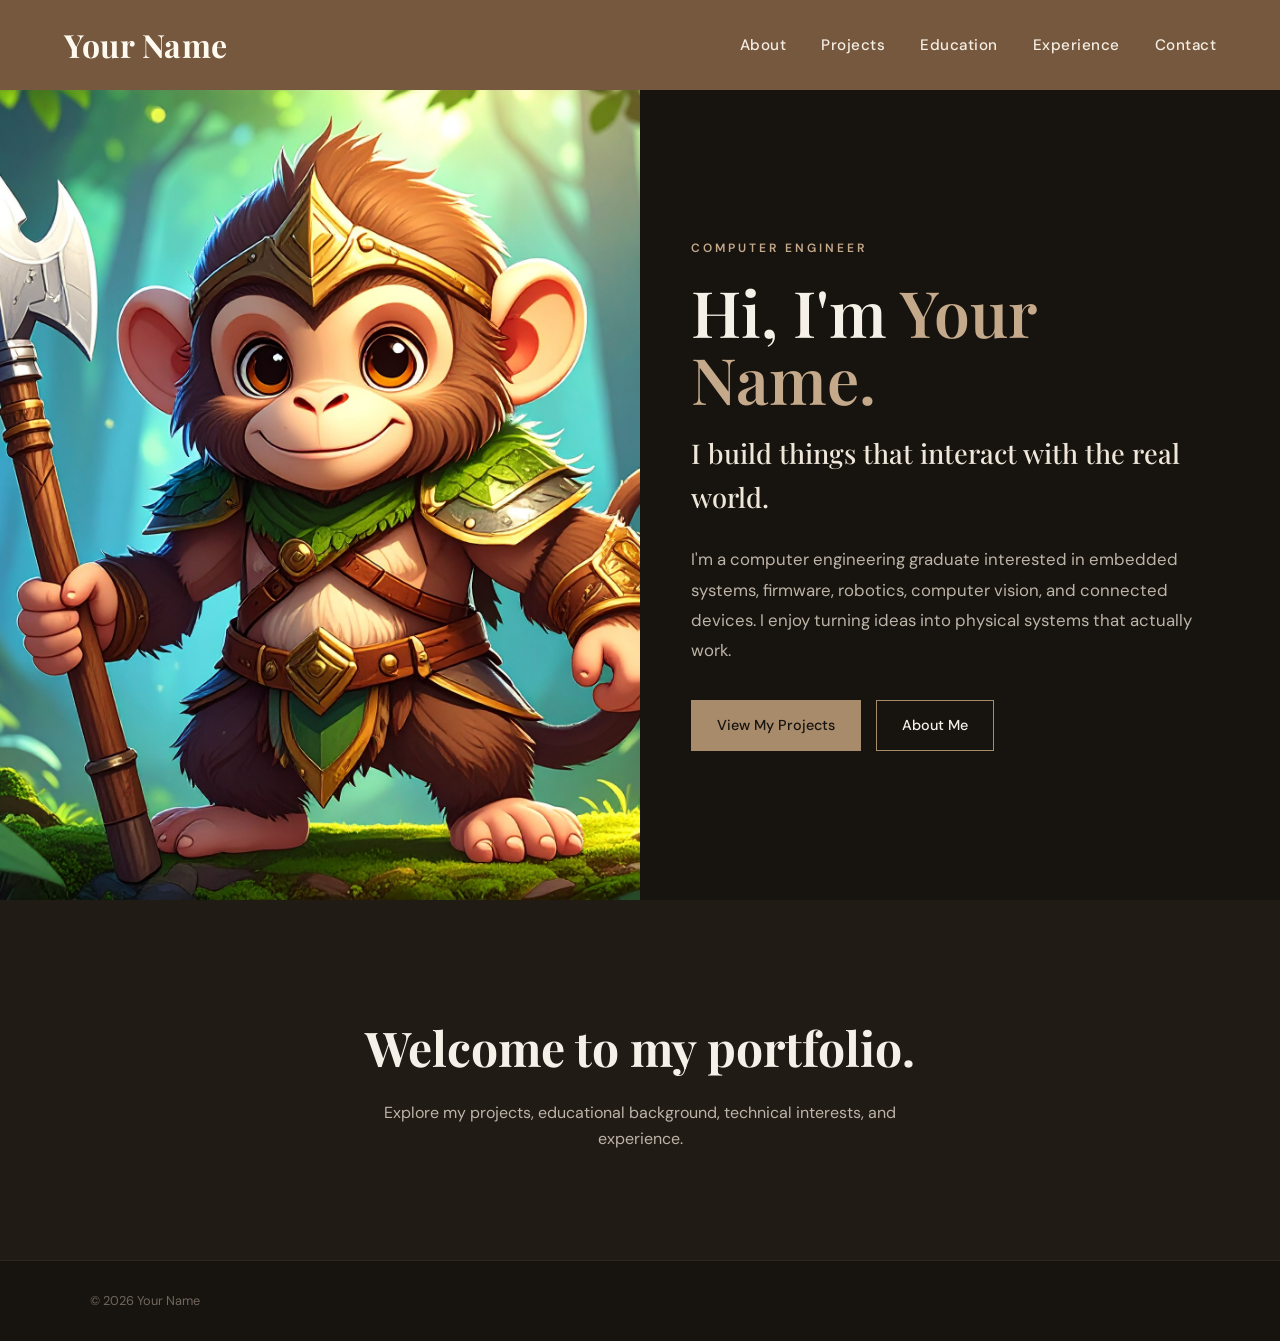
<file: index.html>
<!DOCTYPE html>
<html lang="en">

<head>
    <meta charset="UTF-8">
    <meta name="viewport" content="width=device-width, initial-scale=1.0">

    <title>Your Name | Portfolio</title>

    <link rel="stylesheet" href="css/style.css">
</head>


<body>

    <!-- =========================
         Navigation
    ========================== -->

    <header class="navbar">

        <a href="index.html" class="logo">
            Your Name
        </a>

        <nav>
            <a href="about.html">About</a>
            <a href="projects.html">Projects</a>
            <a href="education.html">Education</a>
            <a href="experience.html">Experience</a>
            <a href="contact.html">Contact</a>
        </nav>

    </header>


    <!-- =========================
         Landing / Hero Section
    ========================== -->

    <main class="hero">

        <!-- Large Image -->

        <section class="hero-image">

            <img
                src="images/Chibi Monkey.jpg"
                alt="Portrait of Your Name"
            >

        </section>


        <!-- Introduction -->

        <section class="hero-content">

            <p class="eyebrow">
                COMPUTER ENGINEER
            </p>

            <h1>
                Hi, I'm <span>Your Name.</span>
            </h1>

            <h2>
                I build things that interact with the real world.
            </h2>

            <p class="hero-description">
                I'm a computer engineering graduate interested in
                embedded systems, firmware, robotics, computer vision,
                and connected devices. I enjoy turning ideas into
                physical systems that actually work.
            </p>


            <div class="hero-buttons">

                <a href="projects.html" class="button primary">
                    View My Projects
                </a>

                <a href="about.html" class="button secondary">
                    About Me
                </a>

            </div>

        </section>

    </main>


    <!-- =========================
         Introduction Below Hero
    ========================== -->

    <section class="home-intro">

        <h2>
            Welcome to my portfolio.
        </h2>

        <p>
            Explore my projects, educational background, technical
            interests, and experience.
        </p>

    </section>


    <!-- =========================
         Footer
    ========================== -->

    <footer>

        <p>
            © 2026 Your Name
        </p>

    </footer>


</body>
</html>
</file>
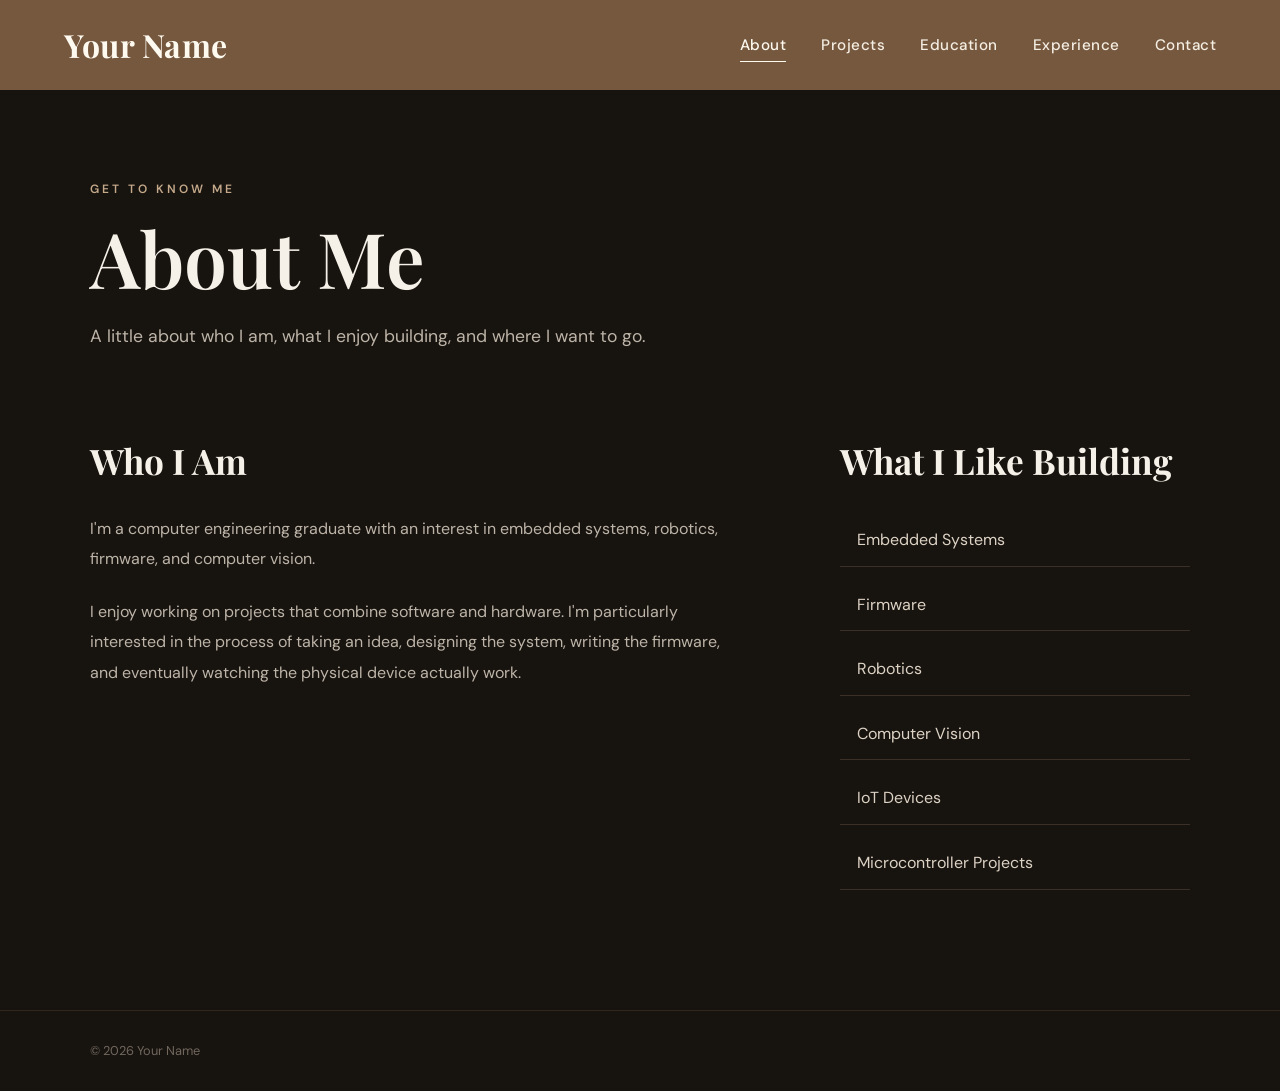
<file: about.html>
<!DOCTYPE html>
<html lang="en">
<head>
    <meta charset="UTF-8">
    <meta name="viewport" content="width=device-width, initial-scale=1.0">
    <title>About Me | Your Name</title>
    <link rel="stylesheet" href="css/style.css">
</head>

<body>

    <header class="navbar">

    <a href="index.html" class="logo">
        Your Name
    </a>

    <nav>
        <a href="about.html" class="active">About</a>
        <a href="projects.html">Projects</a>
        <a href="education.html">Education</a>
        <a href="experience.html">Experience</a>
        <a href="contact.html">Contact</a>
    </nav>

    </header>


    <main class="page">

        <section class="page-header">
            <p class="eyebrow">GET TO KNOW ME</p>
            <h1>About Me</h1>
            <p>
                A little about who I am, what I enjoy building,
                and where I want to go.
            </p>
        </section>


        <section class="content-section">

            <div>
                <h2>Who I Am</h2>

                <p>
                    I'm a computer engineering graduate with an interest
                    in embedded systems, robotics, firmware, and
                    computer vision.
                </p>

                <p>
                    I enjoy working on projects that combine software
                    and hardware. I'm particularly interested in the
                    process of taking an idea, designing the system,
                    writing the firmware, and eventually watching the
                    physical device actually work.
                </p>
            </div>


            <div>
                <h2>What I Like Building</h2>

                <ul class="skill-list">
                    <li>Embedded Systems</li>
                    <li>Firmware</li>
                    <li>Robotics</li>
                    <li>Computer Vision</li>
                    <li>IoT Devices</li>
                    <li>Microcontroller Projects</li>
                </ul>
            </div>

        </section>

    </main>


    <footer>
        <p>© 2026 Your Name</p>
    </footer>

</body>
</html>
</file>
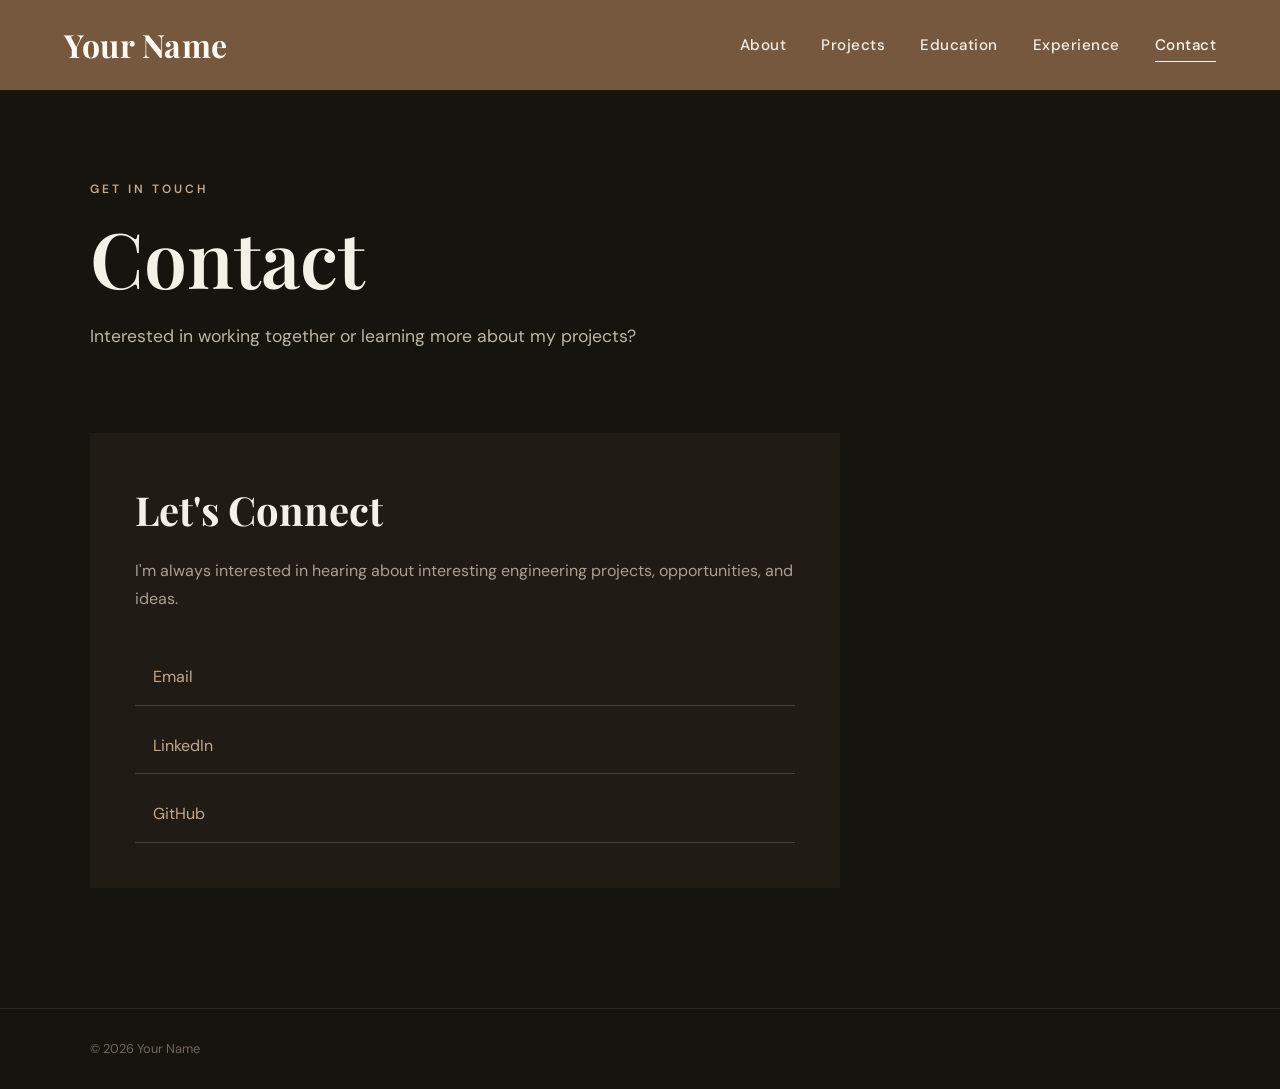
<file: contact.html>
<!DOCTYPE html>
<html lang="en">
<head>
    <meta charset="UTF-8">
    <meta name="viewport" content="width=device-width, initial-scale=1.0">
    <title>Contact | Your Name</title>
    <link rel="stylesheet" href="css/style.css">
</head>

<body>

    <header class="navbar">

    <a href="index.html" class="logo">
        Your Name
    </a>

    <nav>
        <a href="about.html">About</a>
        <a href="projects.html">Projects</a>
        <a href="education.html">Education</a>
        <a href="experience.html">Experience</a>
        <a href="contact.html" class="active">Contact</a>
    </nav>

    </header>


    <main class="page">

        <section class="page-header">
            <p class="eyebrow">GET IN TOUCH</p>
            <h1>Contact</h1>
            <p>
                Interested in working together or learning more
                about my projects?
            </p>
        </section>


        <section class="contact-container">

            <div class="contact-card">
                <h2>Let's Connect</h2>

                <p>
                    I'm always interested in hearing about interesting
                    engineering projects, opportunities, and ideas.
                </p>

                <div class="contact-links">
                    <a href="mailto:youremail@example.com">
                        Email
                    </a>

                    <a href="#">
                        LinkedIn
                    </a>

                    <a href="#">
                        GitHub
                    </a>
                </div>
            </div>

        </section>

    </main>


    <footer>
        <p>© 2026 Your Name</p>
    </footer>

</body>
</html>
</file>
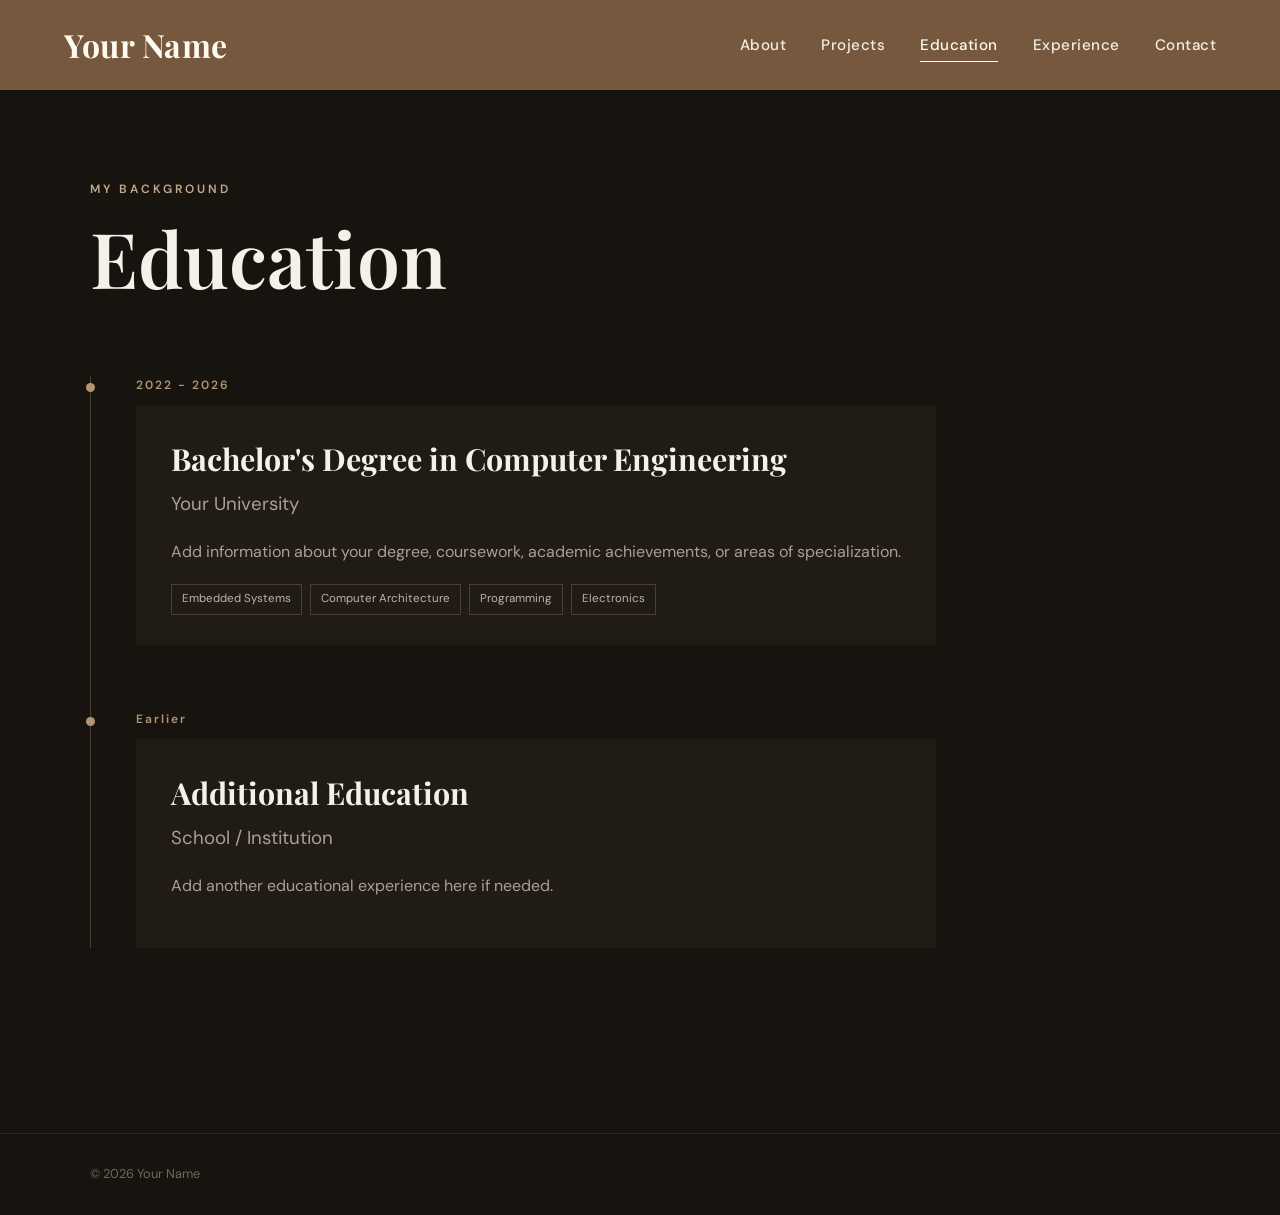
<file: education.html>
<!DOCTYPE html>
<html lang="en">
<head>
    <meta charset="UTF-8">
    <meta name="viewport" content="width=device-width, initial-scale=1.0">
    <title>Education | Your Name</title>
    <link rel="stylesheet" href="css/style.css">
</head>

<body>

    <header class="navbar">

    <a href="index.html" class="logo">
        Your Name
    </a>

    <nav>
        <a href="about.html">About</a>
        <a href="projects.html">Projects</a>
        <a href="education.html" class="active">Education</a>
        <a href="experience.html">Experience</a>
        <a href="contact.html">Contact</a>
    </nav>

    </header>


    <main class="page">

        <section class="page-header">
            <p class="eyebrow">MY BACKGROUND</p>
            <h1>Education</h1>
        </section>


        <section class="timeline">

            <article class="timeline-item">
                <div class="timeline-date">
                    2022 - 2026
                </div>

                <div class="timeline-content">
                    <h2>Bachelor's Degree in Computer Engineering</h2>

                    <h3>Your University</h3>

                    <p>
                        Add information about your degree, coursework,
                        academic achievements, or areas of specialization.
                    </p>

                    <div class="tags">
                        <span>Embedded Systems</span>
                        <span>Computer Architecture</span>
                        <span>Programming</span>
                        <span>Electronics</span>
                    </div>
                </div>
            </article>


            <article class="timeline-item">
                <div class="timeline-date">
                    Earlier
                </div>

                <div class="timeline-content">
                    <h2>Additional Education</h2>

                    <h3>School / Institution</h3>

                    <p>
                        Add another educational experience here if needed.
                    </p>
                </div>
            </article>

        </section>

    </main>


    <footer>
        <p>© 2026 Your Name</p>
    </footer>

</body>
</html>
</file>
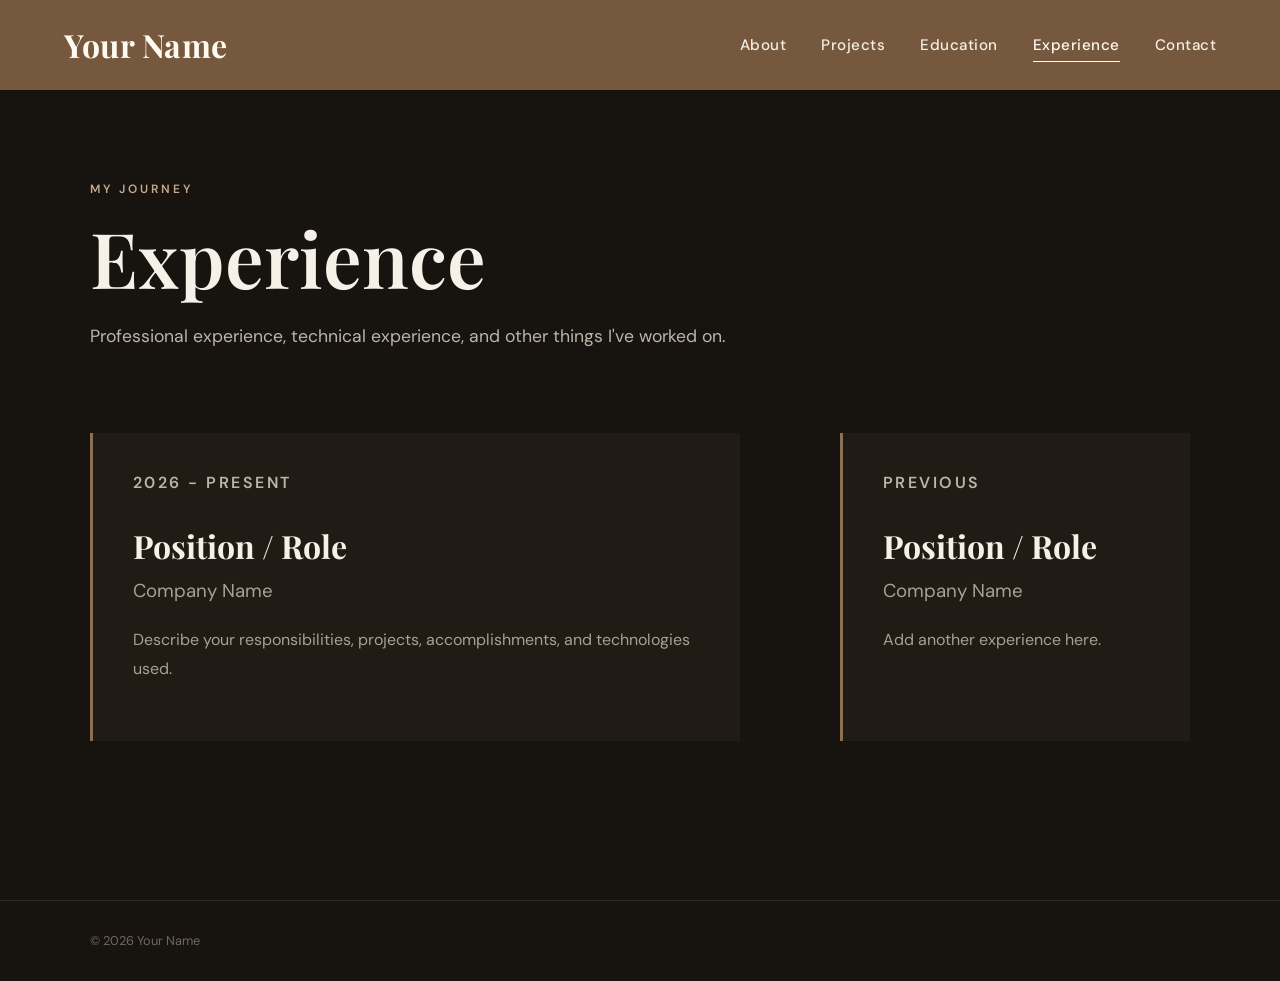
<file: experience.html>
<!DOCTYPE html>
<html lang="en">
<head>
    <meta charset="UTF-8">
    <meta name="viewport" content="width=device-width, initial-scale=1.0">
    <title>Experience | Your Name</title>
    <link rel="stylesheet" href="css/style.css">
</head>

<body>

    <header class="navbar">

    <a href="index.html" class="logo">
        Your Name
    </a>

    <nav>
        <a href="about.html">About</a>
        <a href="projects.html">Projects</a>
        <a href="education.html">Education</a>
        <a href="experience.html" class="active">Experience</a>
        <a href="contact.html">Contact</a>
    </nav>

    </header>


    <main class="page">

        <section class="page-header">
            <p class="eyebrow">MY JOURNEY</p>
            <h1>Experience</h1>
            <p>
                Professional experience, technical experience,
                and other things I've worked on.
            </p>
        </section>


        <section class="content-section">

            <div class="experience-card">
                <p class="project-type">2026 - PRESENT</p>

                <h2>Position / Role</h2>

                <h3>Company Name</h3>

                <p>
                    Describe your responsibilities, projects,
                    accomplishments, and technologies used.
                </p>
            </div>


            <div class="experience-card">
                <p class="project-type">PREVIOUS</p>

                <h2>Position / Role</h2>

                <h3>Company Name</h3>

                <p>
                    Add another experience here.
                </p>
            </div>

        </section>

    </main>


    <footer>
        <p>© 2026 Your Name</p>
    </footer>

</body>
</html>
</file>
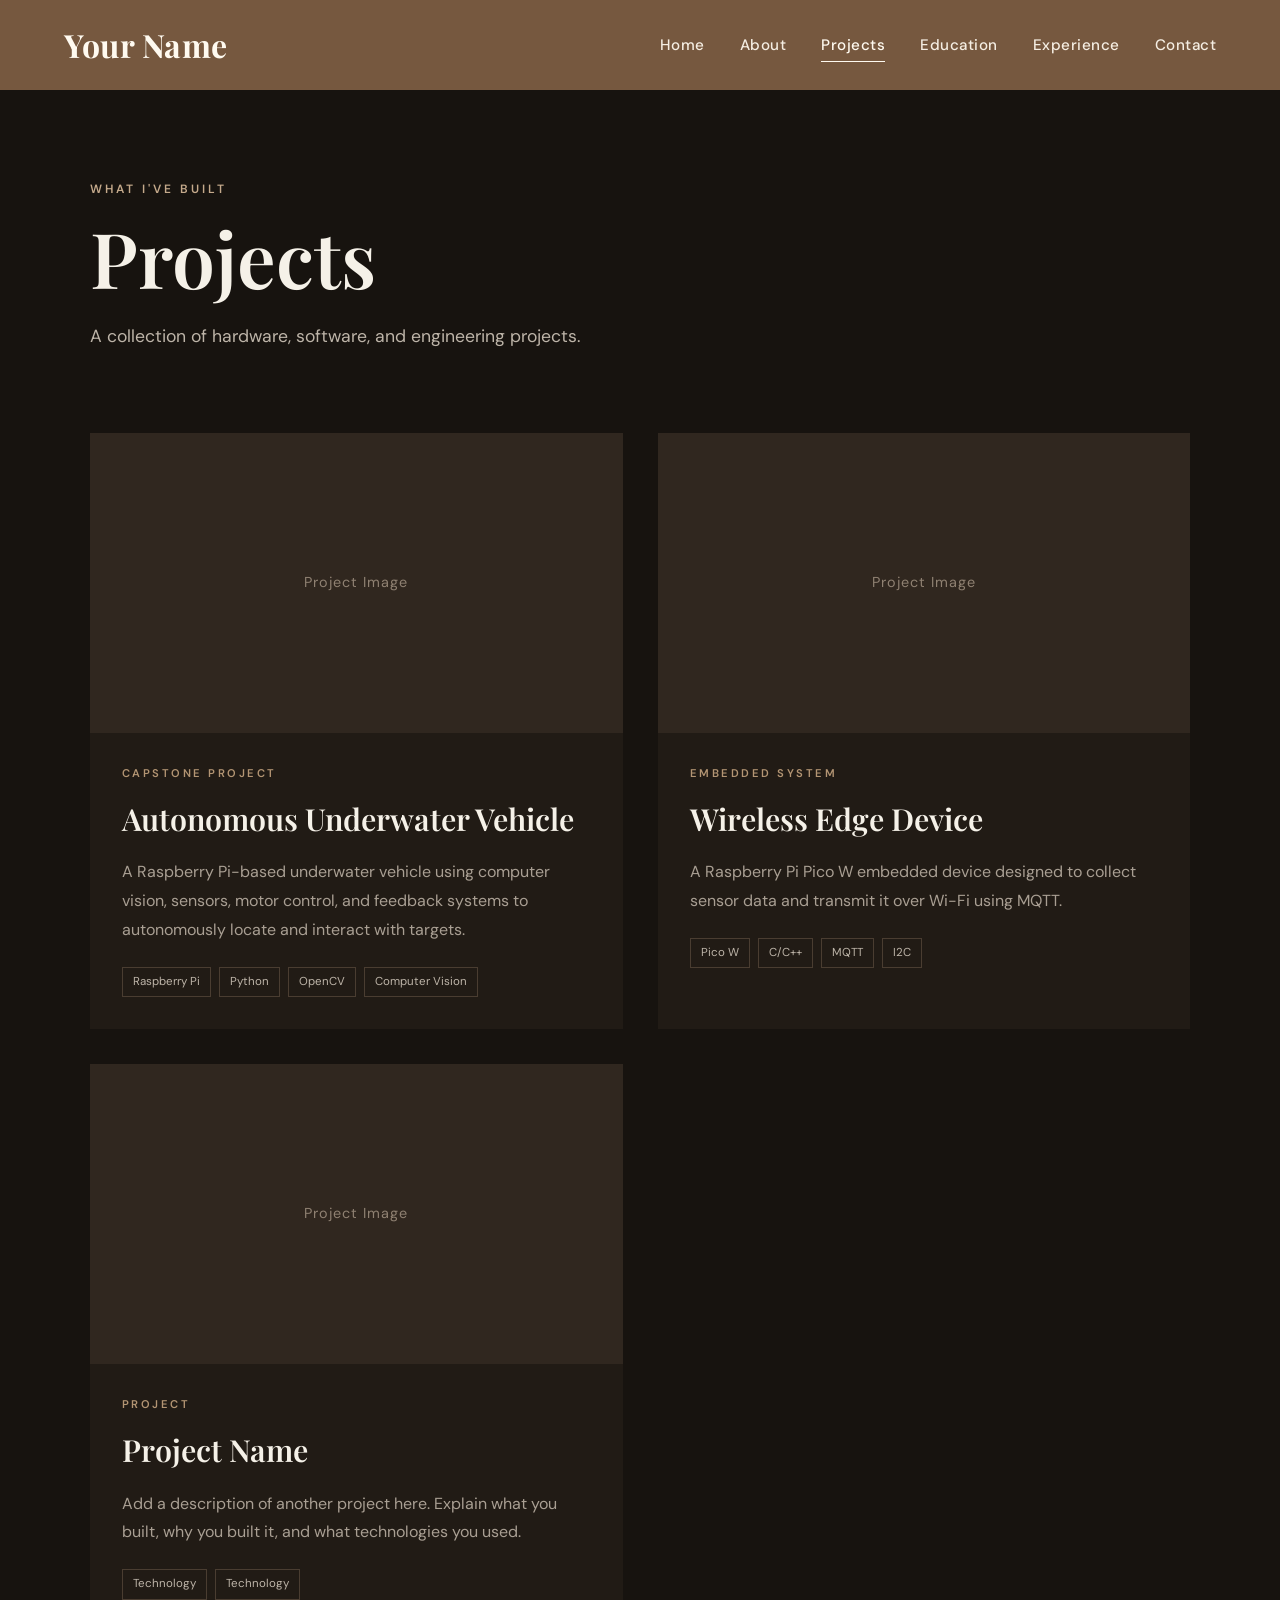
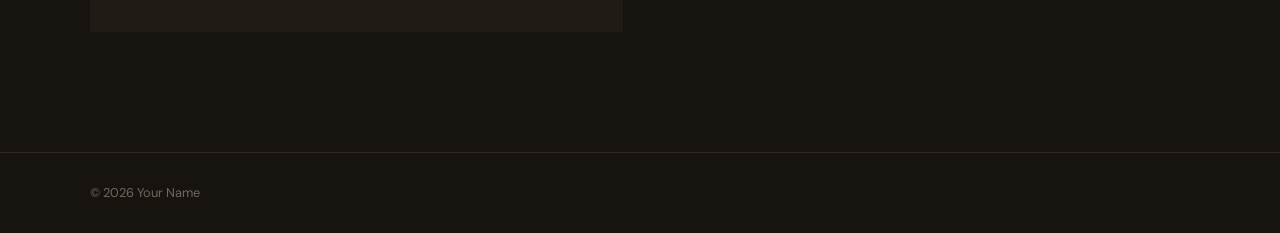
<file: project.html>
<!DOCTYPE html>
<html lang="en">
<head>
    <meta charset="UTF-8">
    <meta name="viewport" content="width=device-width, initial-scale=1.0">
    <title>Projects | Your Name</title>
    <link rel="stylesheet" href="css/style.css">
</head>

<body>

    <header class="navbar">
        <div class="logo">Your Name</div>

        <nav>
            <a href="index.html">Home</a>
            <a href="about.html">About</a>
            <a href="projects.html" class="active">Projects</a>
            <a href="education.html">Education</a>
            <a href="experience.html">Experience</a>
            <a href="contact.html">Contact</a>
        </nav>
    </header>


    <main class="page">

        <section class="page-header">
            <p class="eyebrow">WHAT I'VE BUILT</p>
            <h1>Projects</h1>
            <p>
                A collection of hardware, software, and engineering projects.
            </p>
        </section>


        <section class="projects-grid">

            <article class="project-card">
                <div class="project-image">
                    Project Image
                </div>

                <div class="project-content">
                    <p class="project-type">CAPSTONE PROJECT</p>

                    <h2>Autonomous Underwater Vehicle</h2>

                    <p>
                        A Raspberry Pi-based underwater vehicle using
                        computer vision, sensors, motor control, and
                        feedback systems to autonomously locate and
                        interact with targets.
                    </p>

                    <div class="tags">
                        <span>Raspberry Pi</span>
                        <span>Python</span>
                        <span>OpenCV</span>
                        <span>Computer Vision</span>
                    </div>
                </div>
            </article>


            <article class="project-card">
                <div class="project-image">
                    Project Image
                </div>

                <div class="project-content">
                    <p class="project-type">EMBEDDED SYSTEM</p>

                    <h2>Wireless Edge Device</h2>

                    <p>
                        A Raspberry Pi Pico W embedded device designed
                        to collect sensor data and transmit it over
                        Wi-Fi using MQTT.
                    </p>

                    <div class="tags">
                        <span>Pico W</span>
                        <span>C/C++</span>
                        <span>MQTT</span>
                        <span>I2C</span>
                    </div>
                </div>
            </article>


            <article class="project-card">
                <div class="project-image">
                    Project Image
                </div>

                <div class="project-content">
                    <p class="project-type">PROJECT</p>

                    <h2>Project Name</h2>

                    <p>
                        Add a description of another project here.
                        Explain what you built, why you built it,
                        and what technologies you used.
                    </p>

                    <div class="tags">
                        <span>Technology</span>
                        <span>Technology</span>
                    </div>
                </div>
            </article>

        </section>

    </main>


    <footer>
        <p>© 2026 Your Name</p>
    </footer>

</body>
</html>
</file>
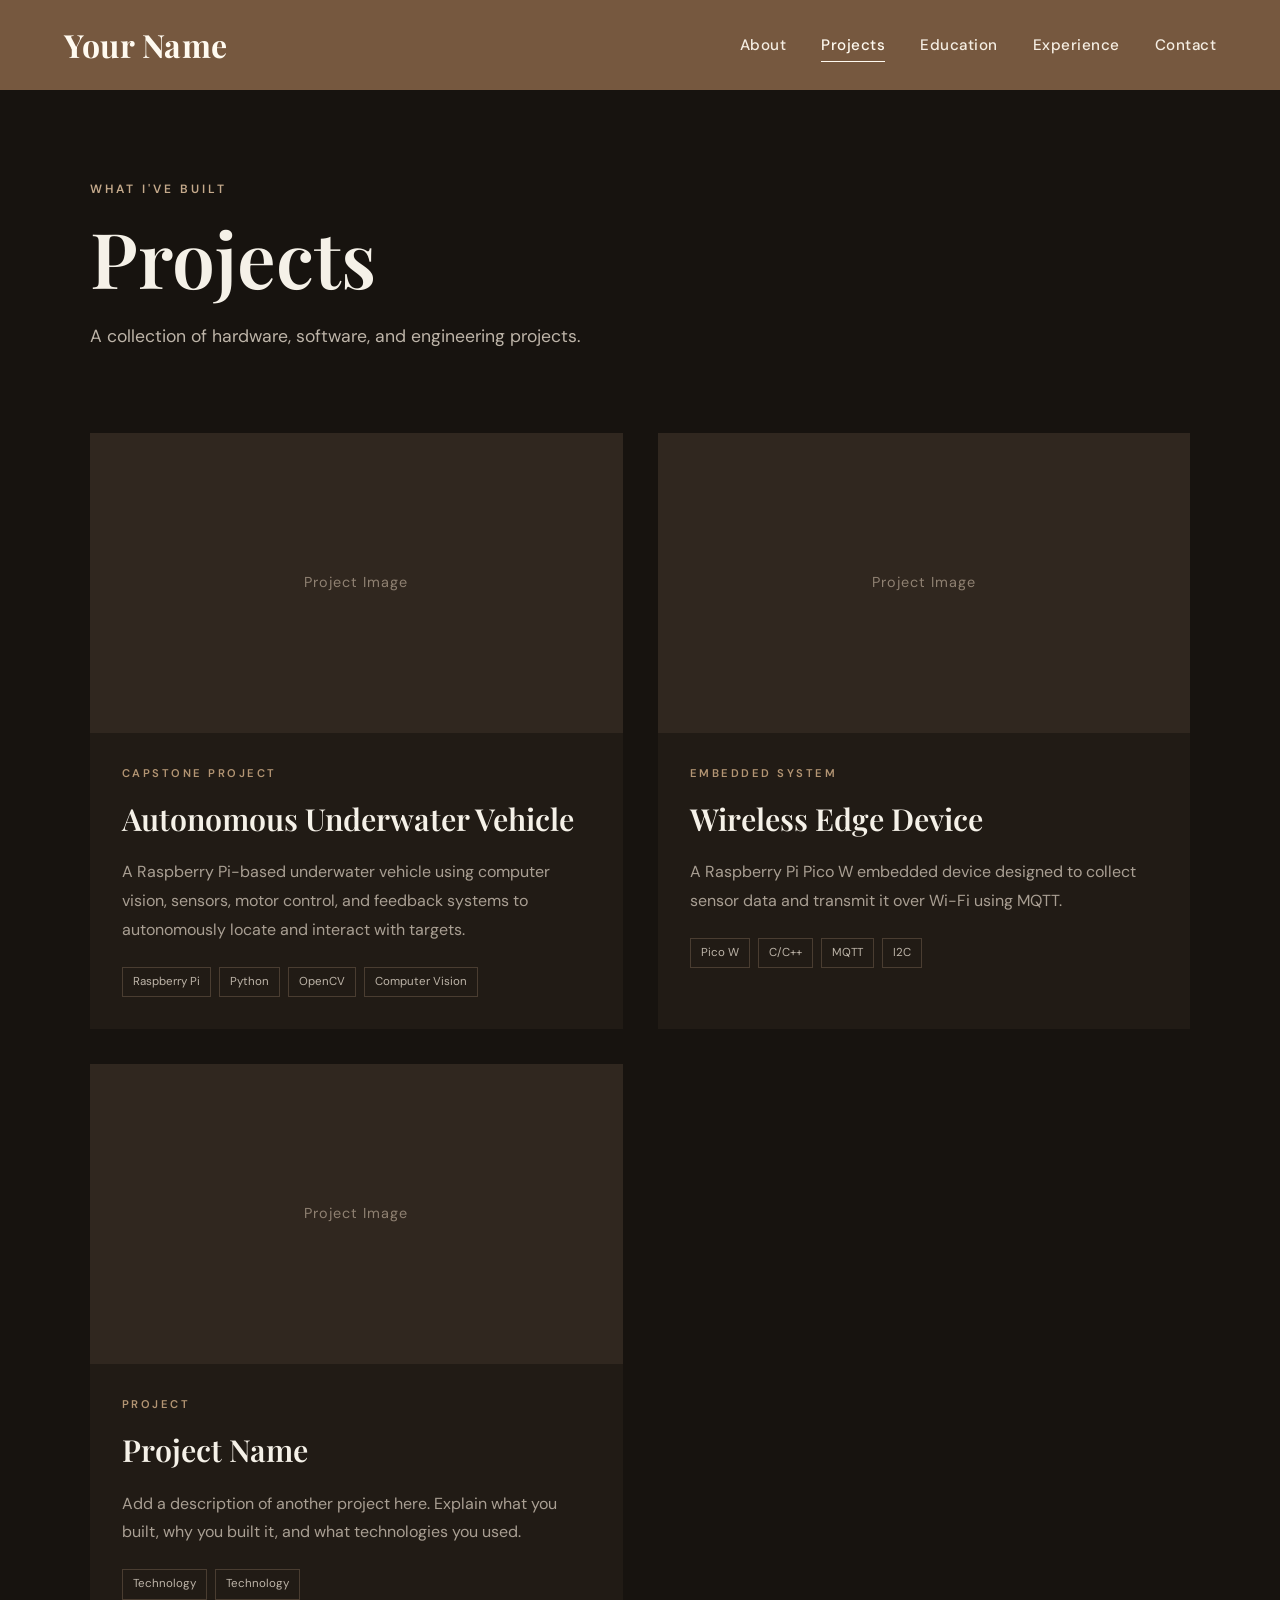
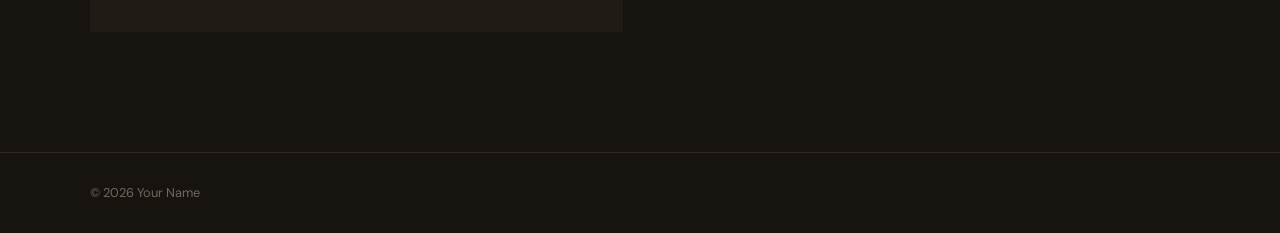
<file: projects.html>
<!DOCTYPE html>
<html lang="en">
<head>
    <meta charset="UTF-8">
    <meta name="viewport" content="width=device-width, initial-scale=1.0">
    <title>Projects | Your Name</title>
    <link rel="stylesheet" href="css/style.css">
</head>

<body>

    <header class="navbar">

    <a href="index.html" class="logo">
        Your Name
    </a>

    <nav>
        <a href="about.html">About</a>
        <a href="projects.html" class="active">Projects</a>
        <a href="education.html">Education</a>
        <a href="experience.html">Experience</a>
        <a href="contact.html">Contact</a>
    </nav>

    </header>


    <main class="page">

        <section class="page-header">
            <p class="eyebrow">WHAT I'VE BUILT</p>
            <h1>Projects</h1>
            <p>
                A collection of hardware, software, and engineering projects.
            </p>
        </section>


        <section class="projects-grid">

            <article class="project-card">
                <div class="project-image">
                    Project Image
                </div>

                <div class="project-content">
                    <p class="project-type">CAPSTONE PROJECT</p>

                    <h2>Autonomous Underwater Vehicle</h2>

                    <p>
                        A Raspberry Pi-based underwater vehicle using
                        computer vision, sensors, motor control, and
                        feedback systems to autonomously locate and
                        interact with targets.
                    </p>

                    <div class="tags">
                        <span>Raspberry Pi</span>
                        <span>Python</span>
                        <span>OpenCV</span>
                        <span>Computer Vision</span>
                    </div>
                </div>
            </article>


            <article class="project-card">
                <div class="project-image">
                    Project Image
                </div>

                <div class="project-content">
                    <p class="project-type">EMBEDDED SYSTEM</p>

                    <h2>Wireless Edge Device</h2>

                    <p>
                        A Raspberry Pi Pico W embedded device designed
                        to collect sensor data and transmit it over
                        Wi-Fi using MQTT.
                    </p>

                    <div class="tags">
                        <span>Pico W</span>
                        <span>C/C++</span>
                        <span>MQTT</span>
                        <span>I2C</span>
                    </div>
                </div>
            </article>


            <article class="project-card">
                <div class="project-image">
                    Project Image
                </div>

                <div class="project-content">
                    <p class="project-type">PROJECT</p>

                    <h2>Project Name</h2>

                    <p>
                        Add a description of another project here.
                        Explain what you built, why you built it,
                        and what technologies you used.
                    </p>

                    <div class="tags">
                        <span>Technology</span>
                        <span>Technology</span>
                    </div>
                </div>
            </article>

        </section>

    </main>


    <footer>
        <p>© 2026 Your Name</p>
    </footer>

</body>
</html>
</file>
<file: css/style.css>
/* =========================================================
   FONTS
========================================================= */

@import url('https://fonts.googleapis.com/css2?family=DM+Sans:wght@400;500;600&family=Playfair+Display:wght@500;600;700&display=swap');


/* =========================================================
   GLOBAL
========================================================= */

* {
    margin: 0;
    padding: 0;
    box-sizing: border-box;
}

html {
    scroll-behavior: smooth;
}

body {
    background: #17130f;
    color: #f5f1e8;

    font-family: "DM Sans", sans-serif;

    line-height: 1.6;
}

a {
    color: inherit;
    text-decoration: none;
}


/* =========================================================
   NAVIGATION
========================================================= */

.navbar {
    height: 10vh;
    min-height: 75px;

    width: 100%;

    padding: 0 5%;

    display: flex;
    align-items: center;
    justify-content: space-between;

    background: #76583f;

    position: relative;
    z-index: 100;
}


/* Your name */

.logo {
    font-family: "Playfair Display", serif;

    font-size: 2rem;
    font-weight: 700;

    letter-spacing: 0.5px;

    color: #fffaf0;

    transition:
        opacity 0.2s ease,
        transform 0.2s ease;
}

.logo:hover {
    opacity: 0.8;
    transform: translateX(2px);
}


/* Navigation */

nav {
    display: flex;
    align-items: center;

    gap: 35px;
}

nav a {
    position: relative;

    color: #f5eee3;

    font-size: 0.95rem;
    font-weight: 500;

    letter-spacing: 0.5px;

    padding: 5px 0;

    transition:
        color 0.2s ease;
}


/* Underline animation */

nav a::after {
    content: "";

    position: absolute;

    left: 0;
    bottom: 0;

    width: 0;
    height: 1px;

    background: #fffaf0;

    transition: width 0.25s ease;
}

nav a:hover::after,
nav a.active::after {
    width: 100%;
}

nav a:hover,
nav a.active {
    color: #fffaf0;
}

/* =========================================================
   HOME / LANDING PAGE
========================================================= */

.hero {
    width: 100%;

    min-height: 90vh;

    display: grid;

    grid-template-columns: 50% 50%;

    align-items: stretch;

    background: #17130f;
}


/* =========================================================
   HERO IMAGE
========================================================= */

.hero-image {
    width: 100%;

    height: 90vh;

    overflow: hidden;

    position: relative;
}

.hero-image img {
    width: 100%;
    height: 100%;

    display: block;

    object-fit: cover;

    object-position: center;

    transition: transform 0.7s ease;
}

.hero-image:hover img {
    transform: scale(1.02);
}


/* =========================================================
   HERO TEXT
========================================================= */

.hero-content {
    width: 100%;
    height: 90vh;

    display: flex;

    flex-direction: column;

    justify-content: center;

    align-items: flex-start;

    padding: 8%;

    max-width: none;
}

.eyebrow {
    font-size: 0.75rem;

    font-weight: 600;

    letter-spacing: 3px;

    color: #c4a98b;

    margin-bottom: 20px;
}

.hero-content h1 {
    font-family: "Playfair Display", serif;

    font-size: clamp(3rem, 5vw, 5rem);

    font-weight: 600;

    line-height: 1.05;

    margin-bottom: 20px;
}

.hero-content h1 span {
    color: #c4a98b;
}

.hero-content h2 {
    font-family: "Playfair Display", serif;

    font-size: 1.7rem;

    font-weight: 500;

    color: #eee6d9;

    margin-bottom: 25px;
}

.hero-description {
    max-width: 580px;

    color: #bdb4a8;

    font-size: 1.05rem;

    line-height: 1.8;

    margin-bottom: 35px;
}


/* =========================================================
   BUTTONS
========================================================= */

.hero-buttons {
    display: flex;

    gap: 15px;

    flex-wrap: wrap;
}

.button {
    padding: 13px 25px;

    border: 1px solid #a88b6b;

    font-size: 0.9rem;

    font-weight: 500;

    transition:
        background 0.25s ease,
        color 0.25s ease,
        transform 0.2s ease;
}

.button:hover {
    transform: translateY(-2px);
}

.button.primary {
    background: #a88b6b;

    color: #17130f;

    border-color: #a88b6b;
}

.button.primary:hover {
    background: #c4a98b;
}

.button.secondary {
    background: transparent;

    color: #f5f1e8;
}

.button.secondary:hover {
    background: #f5f1e8;

    color: #17130f;
}


/* =========================================================
   HOME INTRO
========================================================= */

.home-intro {
    min-height: 40vh;

    display: flex;

    flex-direction: column;

    align-items: center;
    justify-content: center;

    text-align: center;

    padding: 80px 10%;

    background: #211b15;
}

.home-intro h2 {
    font-family: "Playfair Display", serif;

    font-size: 3rem;

    margin-bottom: 15px;
}

.home-intro p {
    max-width: 600px;

    color: #bdb4a8;
}


/* =========================================================
   GENERAL PAGE
========================================================= */

.page {
    min-height: 90vh;

    padding: 90px 7% 120px;

    background: #17130f;
}

.page-header {
    max-width: 850px;

    margin-bottom: 80px;
}

.page-header h1 {
    font-family: "Playfair Display", serif;

    font-size: clamp(3.5rem, 6vw, 6rem);

    font-weight: 600;

    line-height: 1;

    margin-bottom: 25px;
}

.page-header > p:last-child {
    max-width: 650px;

    color: #bdb4a8;

    font-size: 1.1rem;

    line-height: 1.8;
}


/* =========================================================
   ABOUT PAGE
========================================================= */

.content-section {
    display: grid;

    grid-template-columns: 1.3fr 0.7fr;

    gap: 100px;

    max-width: 1100px;
}

.content-section h2 {
    font-family: "Playfair Display", serif;

    font-size: 2.2rem;

    margin-bottom: 25px;
}

.content-section p {
    color: #bdb4a8;

    font-size: 1rem;

    line-height: 1.9;

    margin-bottom: 22px;
}


/* =========================================================
   SKILLS
========================================================= */

.skill-list {
    list-style: none;

    display: flex;

    flex-direction: column;

    gap: 12px;
}

.skill-list li {
    padding: 13px 17px;

    border-bottom: 1px solid #3a3027;

    color: #ddd3c5;

    transition:
        padding-left 0.2s ease,
        color 0.2s ease;
}

.skill-list li:hover {
    padding-left: 25px;

    color: #c4a98b;
}


/* =========================================================
   PROJECTS
========================================================= */

.projects-grid {
    display: grid;

    grid-template-columns: repeat(2, 1fr);

    gap: 35px;

    max-width: 1200px;
}

.project-card {
    background: #211b15;

    overflow: hidden;

    transition:
        transform 0.3s ease;
}

.project-card:hover {
    transform: translateY(-6px);
}

.project-image {
    height: 300px;

    display: flex;

    align-items: center;
    justify-content: center;

    background: #30271f;

    color: #8f8172;

    font-size: 0.9rem;

    letter-spacing: 1px;
}

.project-content {
    padding: 32px;
}

.project-type {
    color: #b39573;

    font-size: 0.7rem;

    font-weight: 600;

    letter-spacing: 2.5px;

    margin-bottom: 12px;
}

.project-content h2 {
    font-family: "Playfair Display", serif;

    font-size: 1.9rem;

    font-weight: 600;

    margin-bottom: 15px;
}

.project-content p:not(.project-type) {
    color: #a99f93;

    line-height: 1.8;

    margin-bottom: 22px;
}


/* =========================================================
   TAGS
========================================================= */

.tags {
    display: flex;

    flex-wrap: wrap;

    gap: 8px;
}

.tags span {
    padding: 5px 10px;

    border: 1px solid #4a3d31;

    color: #bdb4a8;

    font-size: 0.72rem;
}


/* =========================================================
   EDUCATION
========================================================= */

.timeline {
    max-width: 1000px;

    border-left: 1px solid #4a3d31;

    padding-left: 45px;
}

.timeline-item {
    position: relative;

    margin-bottom: 65px;
}

.timeline-item::before {
    content: "";

    position: absolute;

    width: 9px;
    height: 9px;

    border-radius: 50%;

    background: #b39573;

    left: -50px;

    top: 7px;
}

.timeline-date {
    color: #b39573;

    font-size: 0.75rem;

    font-weight: 600;

    letter-spacing: 2px;

    margin-bottom: 10px;
}

.timeline-content {
    max-width: 800px;

    padding: 30px 35px;

    background: #211b15;
}

.timeline-content h2 {
    font-family: "Playfair Display", serif;

    font-size: 1.9rem;

    margin-bottom: 5px;
}

.timeline-content h3 {
    color: #a99f93;

    font-weight: 400;

    margin-bottom: 20px;
}

.timeline-content p {
    color: #a99f93;

    margin-bottom: 20px;
}


/* =========================================================
   EXPERIENCE
========================================================= */

.experience-card {
    max-width: 900px;

    padding: 35px 40px;

    margin-bottom: 25px;

    background: #211b15;

    border-left: 3px solid #8d7053;
}

.experience-card h2 {
    font-family: "Playfair Display", serif;

    font-size: 2rem;

    margin-bottom: 5px;
}

.experience-card h3 {
    color: #a99f93;

    font-weight: 400;

    margin-bottom: 20px;
}

.experience-card p:last-child {
    color: #a99f93;

    line-height: 1.8;
}


/* =========================================================
   CONTACT
========================================================= */

.contact-container {
    max-width: 750px;
}

.contact-card {
    background: #211b15;

    padding: 45px;
}

.contact-card h2 {
    font-family: "Playfair Display", serif;

    font-size: 2.5rem;

    margin-bottom: 15px;
}

.contact-card > p {
    color: #a99f93;

    line-height: 1.8;

    margin-bottom: 35px;
}

.contact-links {
    display: flex;

    flex-direction: column;

    gap: 12px;
}

.contact-links a {
    padding: 15px 18px;

    border-bottom: 1px solid #4a3d31;

    color: #c4a98b;

    transition:
        padding-left 0.2s ease,
        color 0.2s ease;
}

.contact-links a:hover {
    padding-left: 25px;

    color: #fffaf0;
}


/* =========================================================
   FOOTER
========================================================= */

footer {
    padding: 30px 7%;

    background: #17130f;

    border-top: 1px solid #30271f;

    color: #71675d;

    font-size: 0.8rem;
}


/* =========================================================
   MOBILE
========================================================= */

@media (max-width: 900px) {

    .navbar {
        height: auto;

        min-height: 100px;

        padding: 20px 6%;

        flex-direction: column;

        gap: 15px;
    }

    .logo {
        font-size: 1.8rem;
    }

    nav {
        gap: 18px;

        flex-wrap: wrap;

        justify-content: center;
    }


    /* Hero becomes vertical */

    .hero {
        grid-template-columns: 1fr;

        min-height: auto;
    }

    .hero-image {
        height: 65vh;

        order: 1;
    }

    .hero-content {
        order: 2;

        padding: 80px 7%;

        max-width: none;
    }


    .content-section {
        grid-template-columns: 1fr;

        gap: 60px;
    }


    .projects-grid {
        grid-template-columns: 1fr;
    }

}


@media (max-width: 600px) {

    .hero-image {
        height: 55vh;
    }

    .hero-content h1 {
        font-size: 3.3rem;
    }

    .hero-content h2 {
        font-size: 1.4rem;
    }

    .page {
        padding: 70px 6% 90px;
    }

    .page-header {
        margin-bottom: 55px;
    }

    .page-header h1 {
        font-size: 3.3rem;
    }

    .timeline {
        padding-left: 30px;
    }

    .timeline-item::before {
        left: -35px;
    }

    .timeline-content {
        padding: 25px;
    }

    .contact-card {
        padding: 30px;
    }

}
</file>
